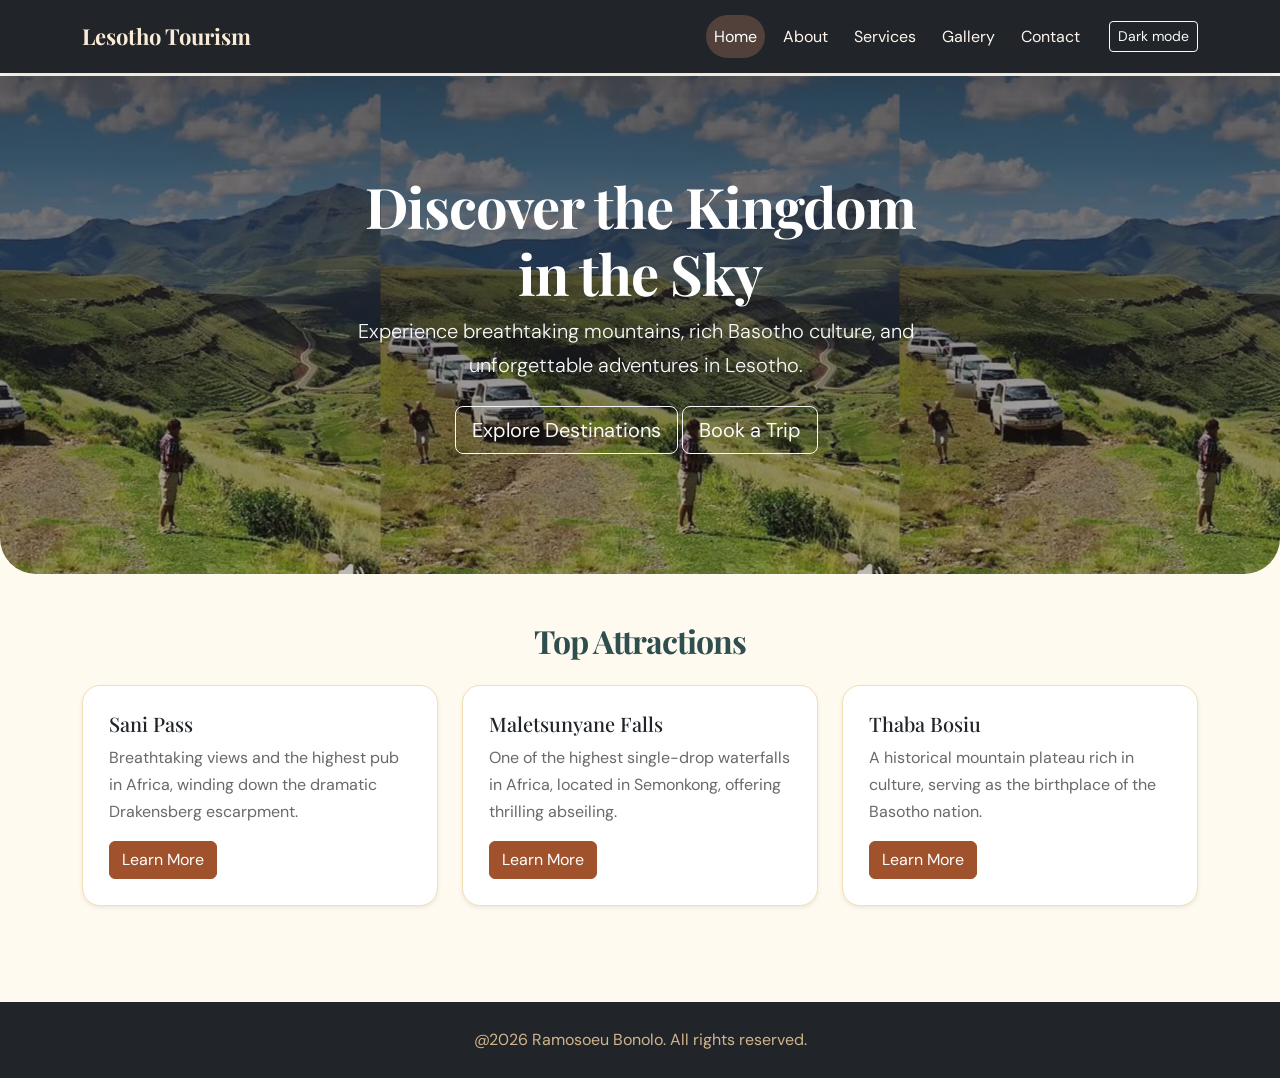
<file: index.html>
<!DOCTYPE html>
<html lang="en" data-bs-theme="light">
<head>
    <meta charset="UTF-8">
    <meta name="viewport" content="width=device-width, initial-scale=1.0">
    <title>Lesotho Tourism</title>
   
    <link href="https://cdn.jsdelivr.net/npm/bootstrap@5.3.2/dist/css/bootstrap.min.css" rel="stylesheet">
   
    <link rel="stylesheet" href="style.css">
</head>
<body>

   
    <header>
        <nav class="navbar navbar-expand-lg navbar-dark bg-dark fixed-top">
            <div class="container">
                <a class="navbar-brand fw-bold" href="index.html"><span>Lesotho Tourism</span></a>
                <button class="navbar-toggler" type="button" data-bs-toggle="collapse" data-bs-target="#navbarNav" aria-controls="navbarNav" aria-expanded="false" aria-label="Toggle navigation">
                    <span class="navbar-toggler-icon"></span>
                </button>
                <div class="collapse navbar-collapse" id="navbarNav">
                    <ul class="navbar-nav ms-auto">
                        <a class="nav-link active" href="index.html">Home</a></li>
                        <a class="nav-link" href="about.html">About</a></li>
                        <a class="nav-link" href="services.html">Services</a></li>
                        <a class="nav-link" href="gallery.html">Gallery</a></li>
                        <a class="nav-link" href="contact.html">Contact</a></li>
                    </ul>
                  
                    <button id="themeToggle" class="btn btn-outline-light ms-3 btn-sm theme-button">Dark Mode</button>
                </div>
            </div>
        </nav>
    </header>

    
    <main class="">
        
       
        <section class="py-5 text-center container-fluid bg-primary text-white jumbotron">
            <div class="row py-lg-5">
                <div class="col-lg-6 col-md-8 mx-auto">
                    <h1 class="fw-bold display-4">Discover the Kingdom in the Sky</h1>
                    <p class="lead text-light">Experience breathtaking mountains, rich Basotho culture, 
                        and unforgettable adventures in Lesotho.</p>
                    <p>
                        <a href="services.html" class="btn btn-outline-light btn-lg my-2" >Explore Destinations</a>
                        <a href="contact.html" class="btn btn-outline-light btn-lg my-2">Book a Trip</a>
                    </p>
                </div>
            </div>
        </section>

        <!-- Featured Cards Section -->
        <section class="container py-5">
            <h2 class="text-center mb-4 fw-bold">Top Attractions</h2>
            <div class="row g-4">
                <div class="col-md-4">
                    <div class="card h-100 shadow-sm custom-card">
                        <div class="card-body">
                            <h3 class="card-title h5">Sani Pass</h3>
                            <p class="card-text">Breathtaking views and the highest pub in Africa, winding down 
                                the dramatic Drakensberg escarpment.</p>
                            <a href="services.html" class="btn btn-primary">Learn More</a>
                        </div>
                    </div>
                </div>
                <div class="col-md-4">
                    <div class="card h-100 shadow-sm custom-card">
                        <div class="card-body">
                            <h3 class="card-title h5">Maletsunyane Falls</h3>
                            <p class="card-text">One of the highest single-drop waterfalls in Africa, located in Semonkong, 
                                offering thrilling abseiling.</p>
                            <a href="services.html" class="btn btn-primary">Learn More</a>
                        </div>
                    </div>
                </div>
                <div class="col-md-4">
                    <div class="card h-100 shadow-sm custom-card">
                        <div class="card-body">
                            <h3 class="card-title h5">Thaba Bosiu</h3>
                            <p class="card-text">A historical mountain plateau rich in culture, serving as the birthplace of the
                                 Basotho nation.</p>
                            <a href="services.html" class="btn btn-primary">Learn More</a>
                        </div>
                    </div>
                </div>
            </div>
        </section>

    </main>

    <!-- Footer -->
    <footer class="bg-dark text-white text-center py-4 mt-5">
        <div class="container">
            <p class="mb-0">@2026 Ramosoeu Bonolo. All rights reserved.</p>
        </div>
    </footer>

   
    <script src="https://cdn.jsdelivr.net/npm/bootstrap@5.3.2/dist/js/bootstrap.bundle.min.js"></script>
  
    <script src="script.js"></script>
</body>
</html>
</file>
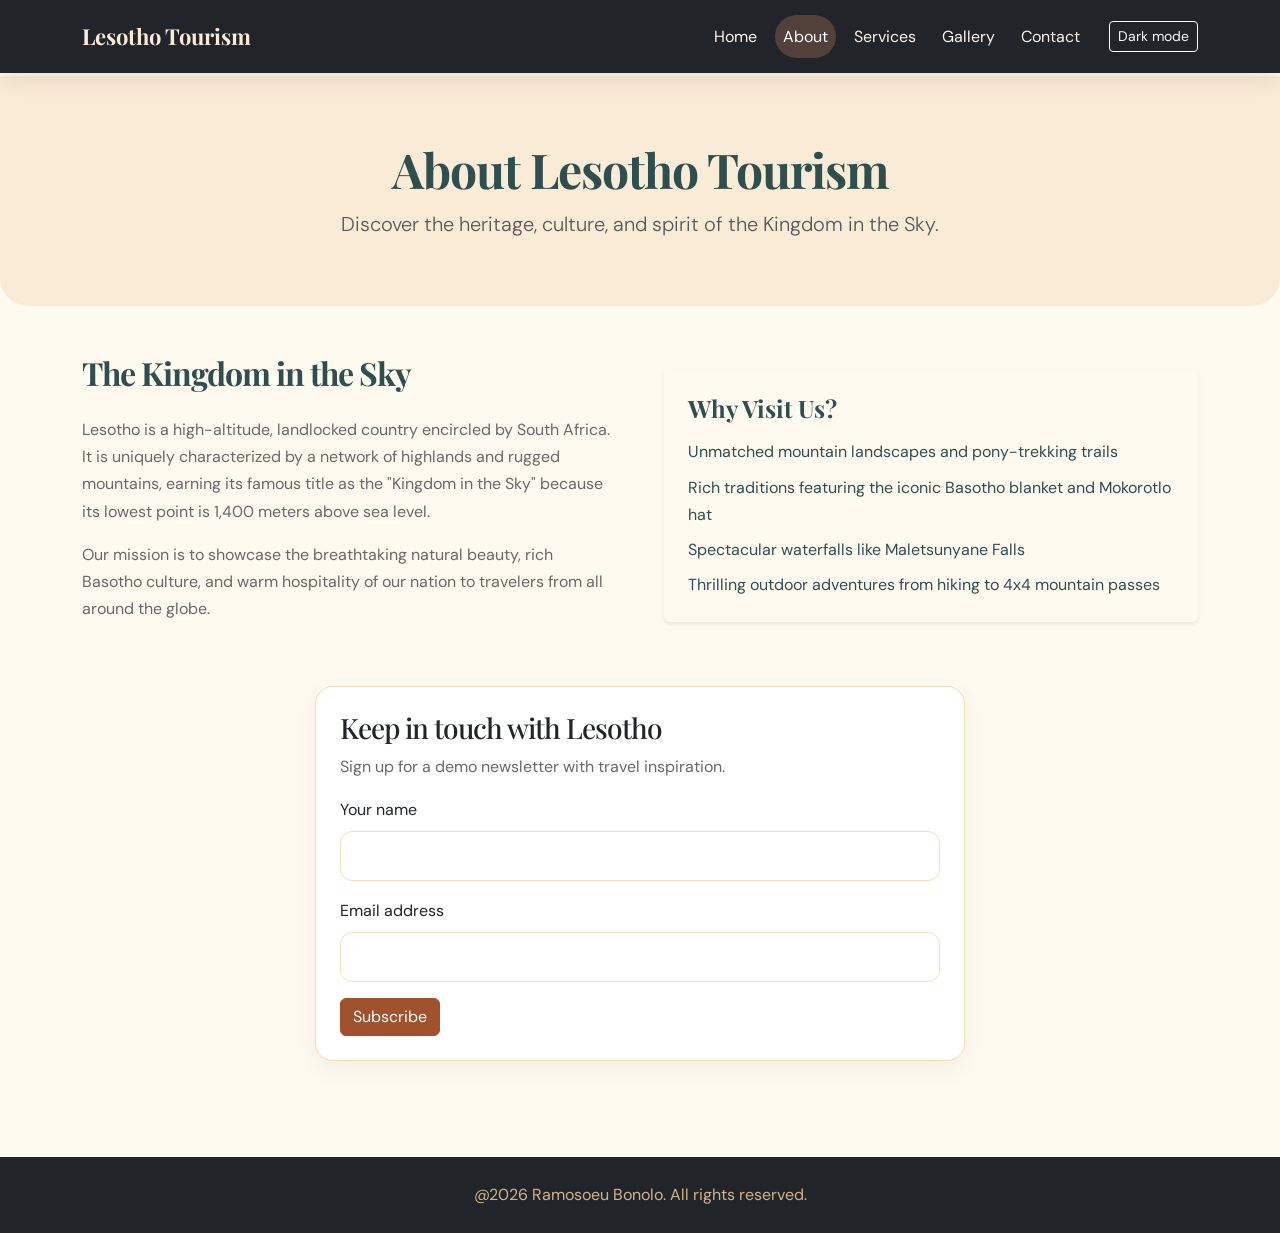
<file: about.html>
<!DOCTYPE html>
<html lang="en" data-bs-theme="light">
<head>
    <meta charset="UTF-8">
    <meta name="viewport" content="width=device-width, initial-scale=1.0">
    <title>About Lesotho Tourism</title>
   
    <link href="https://cdn.jsdelivr.net/npm/bootstrap@5.3.2/dist/css/bootstrap.min.css" rel="stylesheet">
    
    <link rel="stylesheet" href="style.css">
</head>
<body>

    
    <header>
        <nav class="navbar navbar-expand-lg navbar-dark bg-dark fixed-top">
            <div class="container">
                <a class="navbar-brand fw-bold" href="index.html">Lesotho <span class="brand-accent">Tourism</span></a>
                <button class="navbar-toggler" type="button" data-bs-toggle="collapse" data-bs-target="#navbarNav" aria-controls="navbarNav" aria-expanded="false" aria-label="Toggle navigation">
                    <span class="navbar-toggler-icon"></span>
                </button>
                <div class="collapse navbar-collapse" id="navbarNav">
                    <ul class="navbar-nav ms-auto">
                        <a class="nav-link" href="index.html">Home</a></li>
                        <a class="nav-link active" href="about.html">About</a></li>
                        <a class="nav-link" href="services.html">Services</a></li>
                       <a class="nav-link" href="gallery.html">Gallery</a></li>
                        <a class="nav-link" href="contact.html">Contact</a></li>
                    </ul>
                   
                    <button id="themeToggle" class="btn btn-outline-light ms-3 btn-sm theme-button">Dark Mode</button>
                </div>
            </div>
        </nav>
    </header>

   
    <main class="">
        
      
        <section class="page-heading text-center">
            <div class="container">
                <h1 class="fw-bold display-5">About Lesotho Tourism</h1>
                <p class="lead text-muted">Discover the heritage, culture, and spirit of the Kingdom in the Sky.</p>
            </div>
        </section>

    
        <section class="container py-5">
            <div class="row align-items-center g-5">
                <div class="col-lg-6">
                    <h2 class="fw-bold mb-4">The Kingdom in the Sky</h2>
                    <p>Lesotho is a high-altitude, landlocked country encircled by South Africa. It is uniquely characterized by a network of highlands and rugged mountains, earning its famous title as the "Kingdom in the Sky" because its lowest point is 1,400 meters above sea level.</p>
                    <p>Our mission is to showcase the breathtaking natural beauty, rich Basotho culture, and warm hospitality of our nation to travelers from all around the globe.</p>
                </div>
                <div class="col-lg-6">
                    <div class="p-4 rounded shadow-sm">
                        <h3 class="h4 fw-bold mb-3">Why Visit Us?</h3>
                        <ul class="list-unstyled mb-0">
                            <li class="mb-2">Unmatched mountain landscapes and pony-trekking trails</li>
                            <li class="mb-2">Rich traditions featuring the iconic Basotho blanket and Mokorotlo hat</li>
                            <li class="mb-2">Spectacular waterfalls like Maletsunyane Falls</li>
                            <li class="mb-0">Thrilling outdoor adventures from hiking to 4x4 mountain passes</li>
                        </ul>
                    </div>
                </div>
            </div>
        </section>

    
        <section class="container pb-5">
            <div class="card p-4 mx-auto newsletter-card" style="max-width:650px">
          <h2 class="h3">Keep in touch with Lesotho</h2>
          <p>Sign up for a demo newsletter with travel inspiration.</p>
          <div id="newsletterAlert" class="alert alert-success d-none" role="status">

          </div>
          <form id="newsletterForm" class="needs-validation" novalidate>
            <div class="mb-3">
                <label for="newsletterName" class="form-label">Your name</label>
                <input id="newsletterName" class="form-control" type="text" autocomplete="name" required>
                <div class="invalid-feedback">Please enter your name.</div>
            </div>
          <div class="mb-3">
            <label for="newsletterEmail" class="form-label">Email address</label>
            <input id="newsletterEmail" class="form-control" type="email" autocomplete="email" required>
            <div class="invalid-feedback">Please enter a valid email address.</div>
        </div>
        <button class="btn btn-primary" type="submit">Subscribe</button>
    </form>
</div>
</section>

    </main>

   
    <footer class="bg-dark text-white text-center py-4 mt-5">
        <div class="container">
            <p class="mb-0"> @2026 Ramosoeu Bonolo. All rights reserved.</p>
        </div>
    </footer>

   
    <script src="https://cdn.jsdelivr.net/npm/bootstrap@5.3.2/dist/js/bootstrap.bundle.min.js"></script>
    
    <script src="script.js"></script>
</body>
</html>
</file>
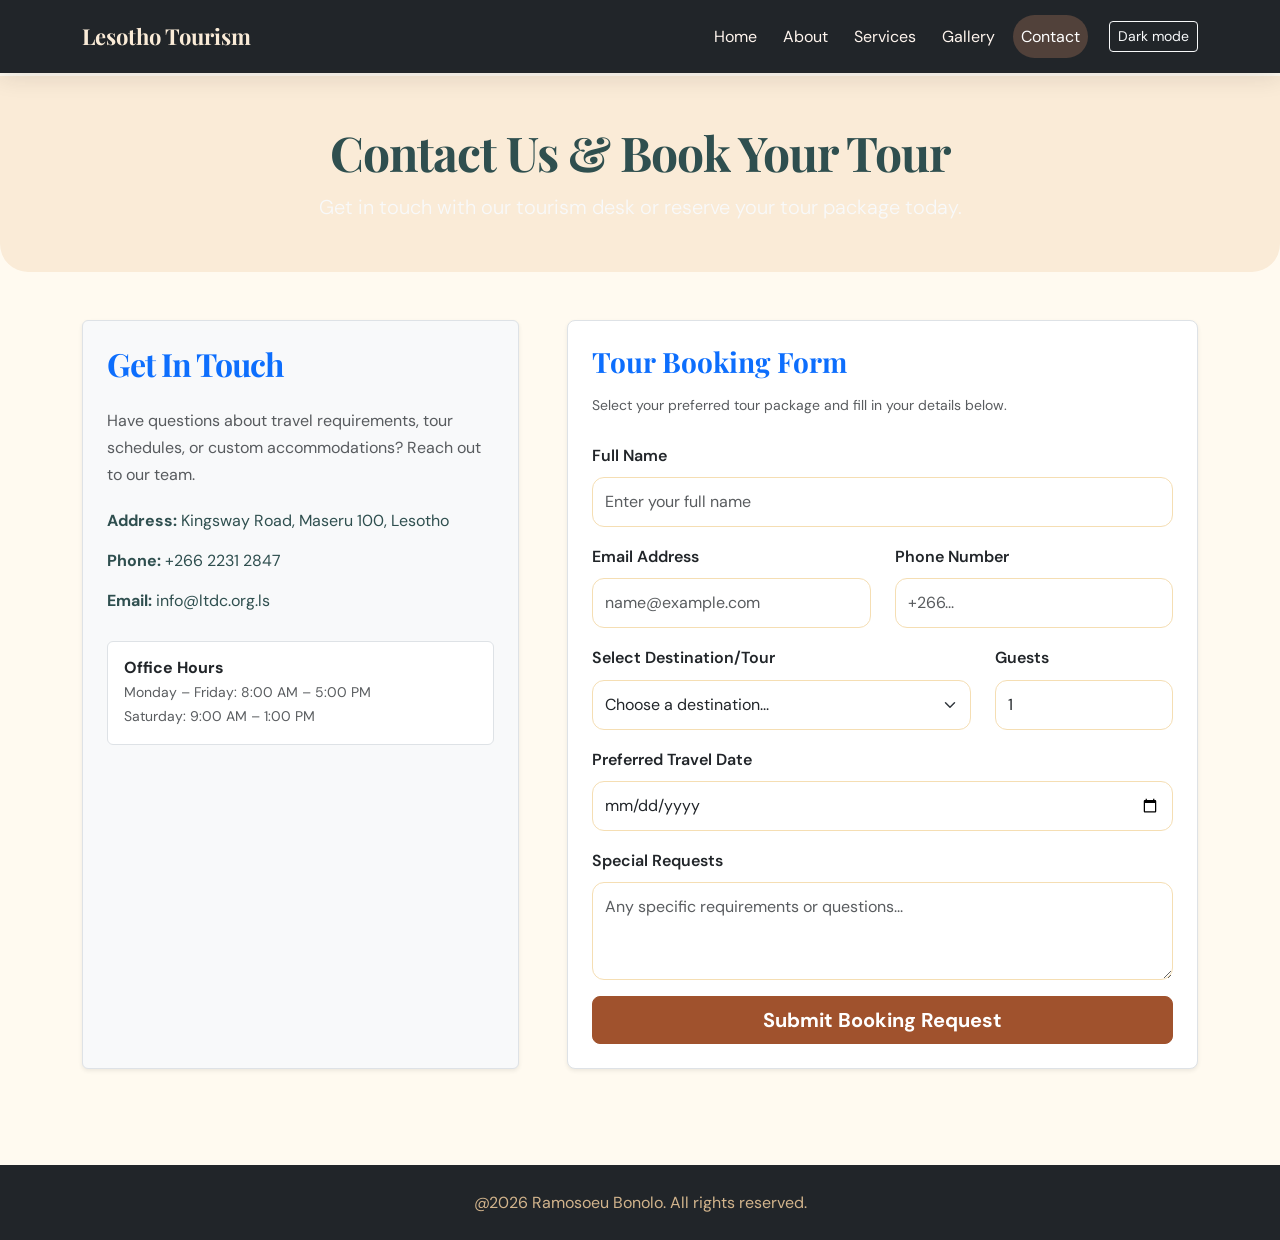
<file: contact.html>
<!DOCTYPE html>
<html lang="en" data-bs-theme="light">
<head>
    <meta charset="UTF-8">
    <meta name="viewport" content="width=device-width, initial-scale=1.0">
    <title>Contact & Booking Lesotho Tourism</title>
    
    <link href="https://cdn.jsdelivr.net/npm/bootstrap@5.3.2/dist/css/bootstrap.min.css" rel="stylesheet">
    
    <link rel="stylesheet" href="style.css">
</head>
<body>

    <header>
        <nav class="navbar navbar-expand-lg navbar-dark bg-dark fixed-top">
            <div class="container">
                <a class="navbar-brand fw-bold" href="index.html">Lesotho <span class="brand-accent">Tourism</span></a>
                <button class="navbar-toggler" type="button" data-bs-toggle="collapse" data-bs-target="#navbarNav" aria-controls="navbarNav" aria-expanded="false" aria-label="Toggle navigation">
                    <span class="navbar-toggler-icon"></span>
                </button>
                <div class="collapse navbar-collapse" id="navbarNav">
                    <ul class="navbar-nav ms-auto">
                        <a class="nav-link" href="index.html">Home</a></li>
                        <a class="nav-link" href="about.html">About</a></li>
                        <a class="nav-link" href="services.html">Services</a></li>
                       <a class="nav-link" href="gallery.html">Gallery</a></li>
                        <a class="nav-link active" href="contact.html">Contact</a></li>
                    </ul>
                   
                    <button id="themeToggle" class="btn btn-outline-light ms-3 btn-sm theme-button">Dark Mode</button>
                </div>
            </div>
        </nav>
    </header>

    
    <main class="">
        
        
        <section class="py-5 page-heading text-center">
            <div class="container">
                <h1 class="fw-bold display-5">Contact Us & Book Your Tour</h1>
                <p class="lead text-light">Get in touch with our tourism desk or reserve your tour package today.</p>
            </div>
        </section>

       
        <section class="container py-5">
            <div class="row g-5">
                
               
                <div class="col-lg-5">
                    <div class="p-4 bg-light border rounded shadow-sm h-100">
                        <h2 class="fw-bold mb-4 text-primary">Get In Touch</h2>
                        <p class="text-muted">Have questions about travel requirements, tour schedules, or custom accommodations? Reach out to our team.</p>
                        <ul class="list-unstyled lh-lg mb-4">
                            <li class="mb-2"><strong>Address:</strong> Kingsway Road, Maseru 100, Lesotho</li>
                            <li class="mb-2"> <strong>Phone:</strong> +266 2231 2847</li>
                            <li class="mb-2"><strong>Email:</strong> info@ltdc.org.ls</li>
                        </ul>
                        <div class="p-3 bg-white border rounded">
                            <h5 class="h6 fw-bold text-dark mb-1">Office Hours</h5>
                            <p class="small text-muted mb-0">Monday – Friday: 8:00 AM – 5:00 PM<br>Saturday: 9:00 AM – 1:00 PM</p>
                        </div>
                    </div>
                </div>

                
                <div class="col-lg-7">
                    <div class="card shadow-sm p-4 border rounded-3">
                        <h3 class="fw-bold mb-3 text-primary">Tour Booking Form</h3>
                        <p class="text-muted small mb-4">Select your preferred tour package and fill in your details below.</p>
                        
                       
                        <div id="formAlert" class="alert alert-success d-none" role="alert">
                            Your booking request has been submitted successfully! We will contact you soon.
                        </div>

                        <form id="bookingForm" novalidate>
                            <div class="mb-3">
                                <label for="fullName" class="form-label fw-semibold">Full Name</label>
                                <input type="text" class="form-control" id="fullName" placeholder="Enter your full name" required>
                                <div class="invalid-feedback">Please enter your full name.</div>
                            </div>

                            <div class="row">
                                <div class="col-md-6 mb-3">
                                    <label for="userEmail" class="form-label fw-semibold">Email Address</label>
                                    <input type="email" class="form-control" id="userEmail" placeholder="name@example.com" required>
                                    <div class="invalid-feedback">Please provide a valid email.</div>
                                </div>
                                <div class="col-md-6 mb-3">
                                    <label for="userPhone" class="form-label fw-semibold">Phone Number</label>
                                    <input type="tel" class="form-control" id="userPhone" placeholder="+266..." required>
                                    <div class="invalid-feedback">Please provide a phone number.</div>
                                </div>
                            </div>

                            <div class="row">
                                <div class="col-md-8 mb-3">
                                    <label for="tourSelect" class="form-label fw-semibold">Select Destination/Tour</label>
                                    <select class="form-select" id="tourSelect" required>
                                        <option value="" selected disabled>Choose a destination...</option>
                                        <option value="Sani Pass 4x4 Adventure">Sani Pass 4x4 Adventure (M 1,200)</option>
                                        <option value="Maletsunyane Falls Abseil">Maletsunyane Falls Abseil (M 1,500)</option>
                                        <option value="Thaba Bosiu Cultural Tour">Thaba Bosiu Cultural Tour (M 600)</option>
                                        <option value="Pony Trekking Experience">Pony Trekking Experience (M 800)</option>
                                        <option value="Katse Dam Tour">Katse Dam & Highlands Tour (M 1,100)</option>
                                    </select>
                                    <div class="invalid-feedback">Please select a tour option.</div>
                                </div>
                                <div class="col-md-4 mb-3">
                                    <label for="guestCount" class="form-label fw-semibold">Guests</label>
                                    <input type="number" class="form-control" id="guestCount" min="1" value="1" required>
                                    <div class="invalid-feedback">Enter guest count.</div>
                                </div>
                            </div>

                            <div class="mb-3">
                                <label for="travelDate" class="form-label fw-semibold">Preferred Travel Date</label>
                                <input type="date" class="form-control" id="travelDate" required>
                                <div class="invalid-feedback">Please select a date.</div>
                            </div>

                            <div class="mb-3">
                                <label for="specialRequests" class="form-label fw-semibold">Special Requests</label>
                                <textarea class="form-control" id="specialRequests" rows="3" placeholder="Any specific requirements or questions..."></textarea>
                            </div>

                            <button type="submit" class="btn btn-primary btn-lg w-100 fw-bold">Submit Booking Request</button>
                        </form>
                    </div>
                </div>

            </div>
        </section>

    </main>

    
    <footer class="bg-dark text-white text-center py-4 mt-5">
        <div class="container">
            <p class="mb-0">@2026 Ramosoeu Bonolo. All rights reserved.</p>
        </div>
    </footer>

    
    <script src="https://cdn.jsdelivr.net/npm/bootstrap@5.3.2/dist/js/bootstrap.bundle.min.js"></script>
   
    <script src="script.js"></script>
</body>
</html>
</file>
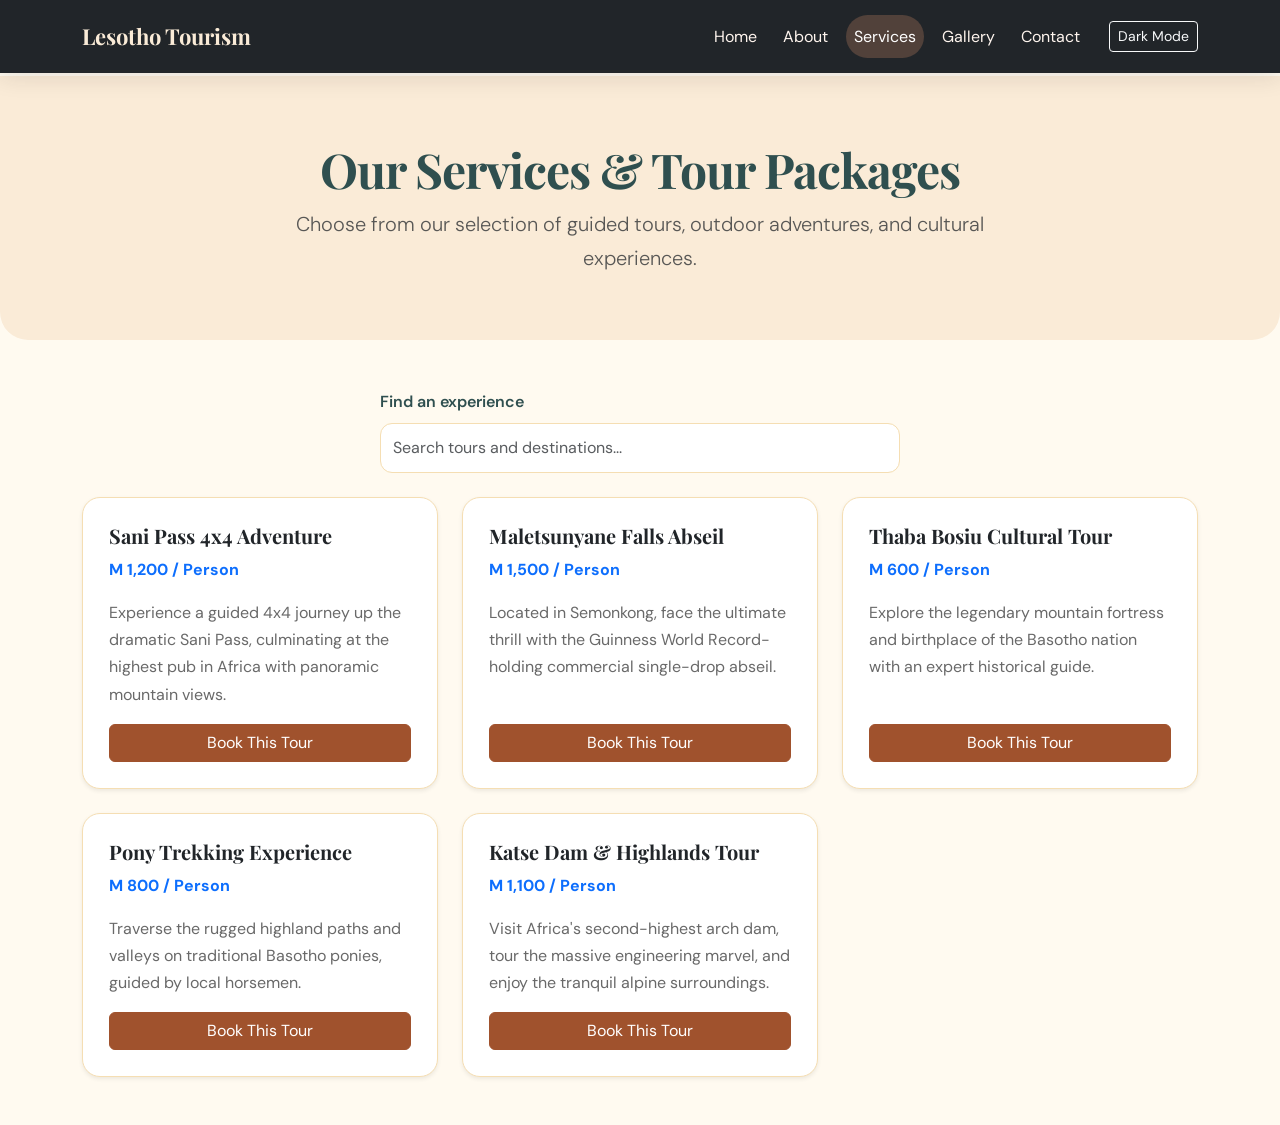
<file: services.html>
<!DOCTYPE html>
<html lang="en" data-bs-theme="light">
<head>
    <meta charset="UTF-8">
    <meta name="viewport" content="width=device-width, initial-scale=1.0">
    <title>Services & Destinations - Kingdom of Lesotho Tourism</title>
   
    <link href="https://cdn.jsdelivr.net/npm/bootstrap@5.3.2/dist/css/bootstrap.min.css" rel="stylesheet">
    
    <link rel="stylesheet" href="style.css">
</head>
<body>

    
    <header>
        <nav class="navbar navbar-expand-lg navbar-dark bg-dark fixed-top">
            <div class="container">
                <a class="navbar-brand fw-bold" href="index.html"><span>Lesotho Tourism</span></a>
                <button class="navbar-toggler" type="button" data-bs-toggle="collapse" data-bs-target="#navbarNav" aria-controls="navbarNav" aria-expanded="false" aria-label="Toggle navigation">
                    <span class="navbar-toggler-icon"></span>
                </button>
                <div class="collapse navbar-collapse" id="navbarNav">
                    <ul class="navbar-nav ms-auto">
                       <a class="nav-link" href="index.html">Home</a></li>
                        <a class="nav-link" href="about.html">About</a></li>
                       <a class="nav-link active" href="services.html">Services</a></li>
                       <a class="nav-link" href="gallery.html">Gallery</a></li>
                       <a class="nav-link" href="contact.html">Contact</a></li>
                    </ul>
                   
                    <button id="themeToggle" class="btn btn-outline-light ms-3 btn-sm theme-button">Dark Mode</button>
                </div>
            </div>
        </nav>
    </header>

    
    <main class="">
        
        
        <section class="page-heading text-center">
            <div class="container">
                <h1 class="fw-bold display-5">Our Services & Tour Packages</h1>
                <p class="lead text-muted">Choose from our selection of guided tours, outdoor adventures, and cultural experiences.</p>
            </div>
        </section>

        
        <section class="container py-5">
            <div class="mb-4 mx-auto" style="max-width:520px"><label for="destinationSearch" class="form-label fw-semibold">Find an experience</label><input id="destinationSearch" class="form-control" type="search" placeholder="Search tours and destinations..."></div>
            <div class="row g-4">
                
                
                <div class="col-md-4" data-searchable>
                    <div class="card h-100 shadow-sm custom-card">
                        <div class="card-body d-flex flex-column">
                            <h3 class="card-title h5 fw-bold">Sani Pass 4x4 Adventure</h3>
                            <p class="text-primary fw-bold">M 1,200 / Person</p>
                            <p class="card-text">Experience a guided 4x4 journey up the dramatic Sani Pass, culminating at the highest pub in Africa with panoramic mountain views.</p>
                            <a href="contact.html" class="btn btn-primary mt-auto">Book This Tour</a>
                        </div>
                    </div>
                </div>

              
                <div class="col-md-4" data-searchable>
                    <div class="card h-100 shadow-sm custom-card">
                        <div class="card-body d-flex flex-column">
                            <h3 class="card-title h5 fw-bold">Maletsunyane Falls Abseil</h3>
                            <p class="text-primary fw-bold">M 1,500 / Person</p>
                            <p class="card-text">Located in Semonkong, face the ultimate thrill with the Guinness World Record-holding commercial single-drop abseil.</p>
                            <a href="contact.html" class="btn btn-primary mt-auto">Book This Tour</a>
                        </div>
                    </div>
                </div>

                <div class="col-md-4" data-searchable>
                    <div class="card h-100 shadow-sm custom-card">
                        <div class="card-body d-flex flex-column">
                            <h3 class="card-title h5 fw-bold">Thaba Bosiu Cultural Tour</h3>
                            <p class="text-primary fw-bold">M 600 / Person</p>
                            <p class="card-text">Explore the legendary mountain fortress and birthplace of the Basotho nation with an expert historical guide.</p>
                            <a href="contact.html" class="btn btn-primary mt-auto">Book This Tour</a>
                        </div>
                    </div>
                </div>

                
                <div class="col-md-4" data-searchable>
                    <div class="card h-100 shadow-sm custom-card">
                        <div class="card-body d-flex flex-column">
                            <h3 class="card-title h5 fw-bold">Pony Trekking Experience</h3>
                            <p class="text-primary fw-bold">M 800 / Person</p>
                            <p class="card-text">Traverse the rugged highland paths and valleys on traditional Basotho ponies, guided by local horsemen.</p>
                            <a href="contact.html" class="btn btn-primary mt-auto">Book This Tour</a>
                        </div>
                    </div>
                </div>

               
                <div class="col-md-4" data-searchable>
                    <div class="card h-100 shadow-sm custom-card">
                        <div class="card-body d-flex flex-column">
                            <h3 class="card-title h5 fw-bold">Katse Dam & Highlands Tour</h3>
                            <p class="text-primary fw-bold">M 1,100 / Person</p>
                            <p class="card-text">Visit Africa's second-highest arch dam, tour the massive engineering marvel, and enjoy the tranquil alpine surroundings.</p>
                            <a href="contact.html" class="btn btn-primary mt-auto">Book This Tour</a>
                        </div>
                    </div>
                </div>
</file>
<file: style.css>
@import url('https://fonts.googleapis.com/css2?family=DM+Sans:wght@400;500;600;700&family=Playfair+Display:wght@600;700&display=swap');

:root {
    --ink: darkslategray;
    --muted: dimgray;
    --paper: floralwhite;
    --surface: white;
    --accent: sienna;
    --accent2: peru;
    --line: wheat;
    --night: #201d1b;
    --nightSurface: #2d2825;
}

* {
    box-sizing: border-box;
}

body {
    font-family: 'DM Sans', sans-serif;
    background: var(--paper);
    color: var(--ink);
    padding-top: 76px;
    line-height: 1.7;
    transition: background 0.25s, color 0.25s;
}

h1, h2, h3, h4, .navbar-brand {
    font-family: 'Playfair Display', serif;
}

h1, h2 {
    letter-spacing: -1px;
}

p {
    color: var(--muted);
}

.navbar {
    background: var(--night) ;
    padding: 13px 0;
    box-shadow: 0 4px 22px rgba(32, 29, 27, 0.12);
}

.navbar-brand {
    font-size: 22px;
    color: antiquewhite;
}

.nav-link {
    color: seashell ;
    margin: 0 5px;
    border-radius: 30px;
    padding: 8px 13px;
}

.nav-link:hover, .nav-link.active {
    background: #51413a;
}

.btn-primary {
    background: sienna;
    border-color: sienna;
    color: white;
}

.btn-primary:hover {
    background: saddlebrown;
    border-color: saddlebrown;
}

.btn-outline-primary {
    border-color: sienna;
    color: sienna;
}

.btn-outline-primary:hover {
    background: sienna;
    color: white;
}

.btn-light {
    color: sienna;
}

.jumbotron {
    background: linear-gradient(rgba(36, 30, 28, 0.7), rgba(36, 30, 28, 0.3)), url('maluti.jpeg') center;
    color: white;
    text-align: left;
    padding: 100px 20px;
    border-radius: 0 0 36px 36px;
}

.jumbotron h1 {
    max-width: 700px;
}

.jumbotron p {
    color: antiquewhite;
    max-width: 600px;
}

.jumbotron .col-lg-6 {
    margin-left: 5% ;
}

.section-heading {
    max-width: 760px;
    margin: 0 auto 40px;
    text-align: center;
}

.section-heading p {
    margin-top: 12px;
}

.card, .custom-card {
    background: var(--surface);
    border: 1px solid var(--line);
    border-radius: 18px;
    overflow: hidden;
    box-shadow: 0 8px 25px rgba(54, 43, 36, 0.06);
    transition: transform 0.22s, box-shadow 0.22s;
}

.card:hover, .custom-card:hover {
    transform: translateY(-4px);
    box-shadow: 0 15px 30px rgba(54, 43, 36, 0.08);
}

.card-body {
    padding: 26px;
}

.card-title {
    font-family: 'Playfair Display', serif;
}

.text-primary {
    color: sienna;
}

.bg-primary {
    background-color: sienna;
}

.bg-light {
    background-color: antiquewhite;
}

.page-heading {
    background: antiquewhite;
    padding: 65px 0;
    border-radius: 0 0 28px 28px;
}

.page-heading p {
    max-width: 750px;
    margin: auto;
}

.carousel-img {
    height: 480px;
    object-fit: cover;
}

.gallery-preview {
    height: 230px;
    object-fit: cover;
    cursor: pointer;
    border-radius: 15px;
    transition: transform 0.25s, filter 0.25s;
}

.gallery-preview:hover {
    filter: brightness(0.9);
    transform: scale(1.02);
}

.modal-content {
    background: var(--surface);
    border-radius: 18px;
}

.form-control, .form-select {
    border-radius: 12px;
    border: 1px solid var(--line);
    padding: 12px;
}

.form-control:focus, .form-select:focus {
    border-color: peru;
    box-shadow: 0 0 0 3px rgba(205, 133, 63, 0.2);
}

footer {
    background: var(--night);
    color: antiquewhite;
    padding: 30px 0;
}

footer p {
    color: tan ;
}

.accordion-button:not(.collapsed) {
    background: antiquewhite;
    color: sienna;
}

.accordion-item {
    background: var(--surface);
    color: var(--ink);
    border-color: var(--line);
}

.accordion-button {
    background: var(--surface);
    color: var(--ink);
}

.accordion-button:focus {
    box-shadow: 0 0 0 3px rgba(205, 133, 63, 0.2);
}

.badge {
    background: sienna;
}

.alert-success {
    background: antiquewhite;
    border-color: tan;
    color: saddlebrown;
}

.feature-image {
    width: 100%;
    max-height: 420px;
    object-fit: cover;
    border-radius: 20px;
}

[data-bs-theme="dark"] body {
    background: var(--night);
    color: antiquewhite;
}

[data-bs-theme="dark"] .card,
[data-bs-theme="dark"] .modal-content {
    background: var(--nightSurface);
    color: antiquewhite;
    border-color: #49403a;
}

[data-bs-theme="dark"] p {
    color: tan;
}

[data-bs-theme="dark"] .page-heading,
[data-bs-theme="dark"] .bg-light,
[data-bs-theme="dark"] .accordion-button:not(.collapsed) {
    background: #352d28 ;
    color: rgb(242, 255, 192);
}

[data-bs-theme="dark"] .form-control,
[data-bs-theme="dark"] .form-select {
    background: #352d28;
    color: antiquewhite;
    border-color: #51443c;
}

[data-bs-theme="dark"] .form-control::placeholder {
    color: tan;
}

[data-bs-theme="dark"] .btn-light {
    background: antiquewhite;
}

[data-bs-theme="dark"] .text-muted {
    color: silver ;
}

.calculator-card, .newsletter-card {
    border-color: var(--line);
    background: var(--surface);
}

.estimate-output {
    font-size: 20px;
    color: sienna;
}

@media (max-width: 767px) {
    body {
        padding-top: 70px;
    }

    .jumbotron {
        padding: 65px 16px ;
        text-align: center;
    }

    .jumbotron .col-lg-6 {
        margin: auto ;
    }

    .jumbotron h1 {
        font-size: 40px;
    }

    .carousel-img {
        height: 300px;
    }

    .gallery-preview {
        height: 190px;
    }

    .navbar #themeToggle {
        margin: 12px 0 ;
    }
}
</file>
